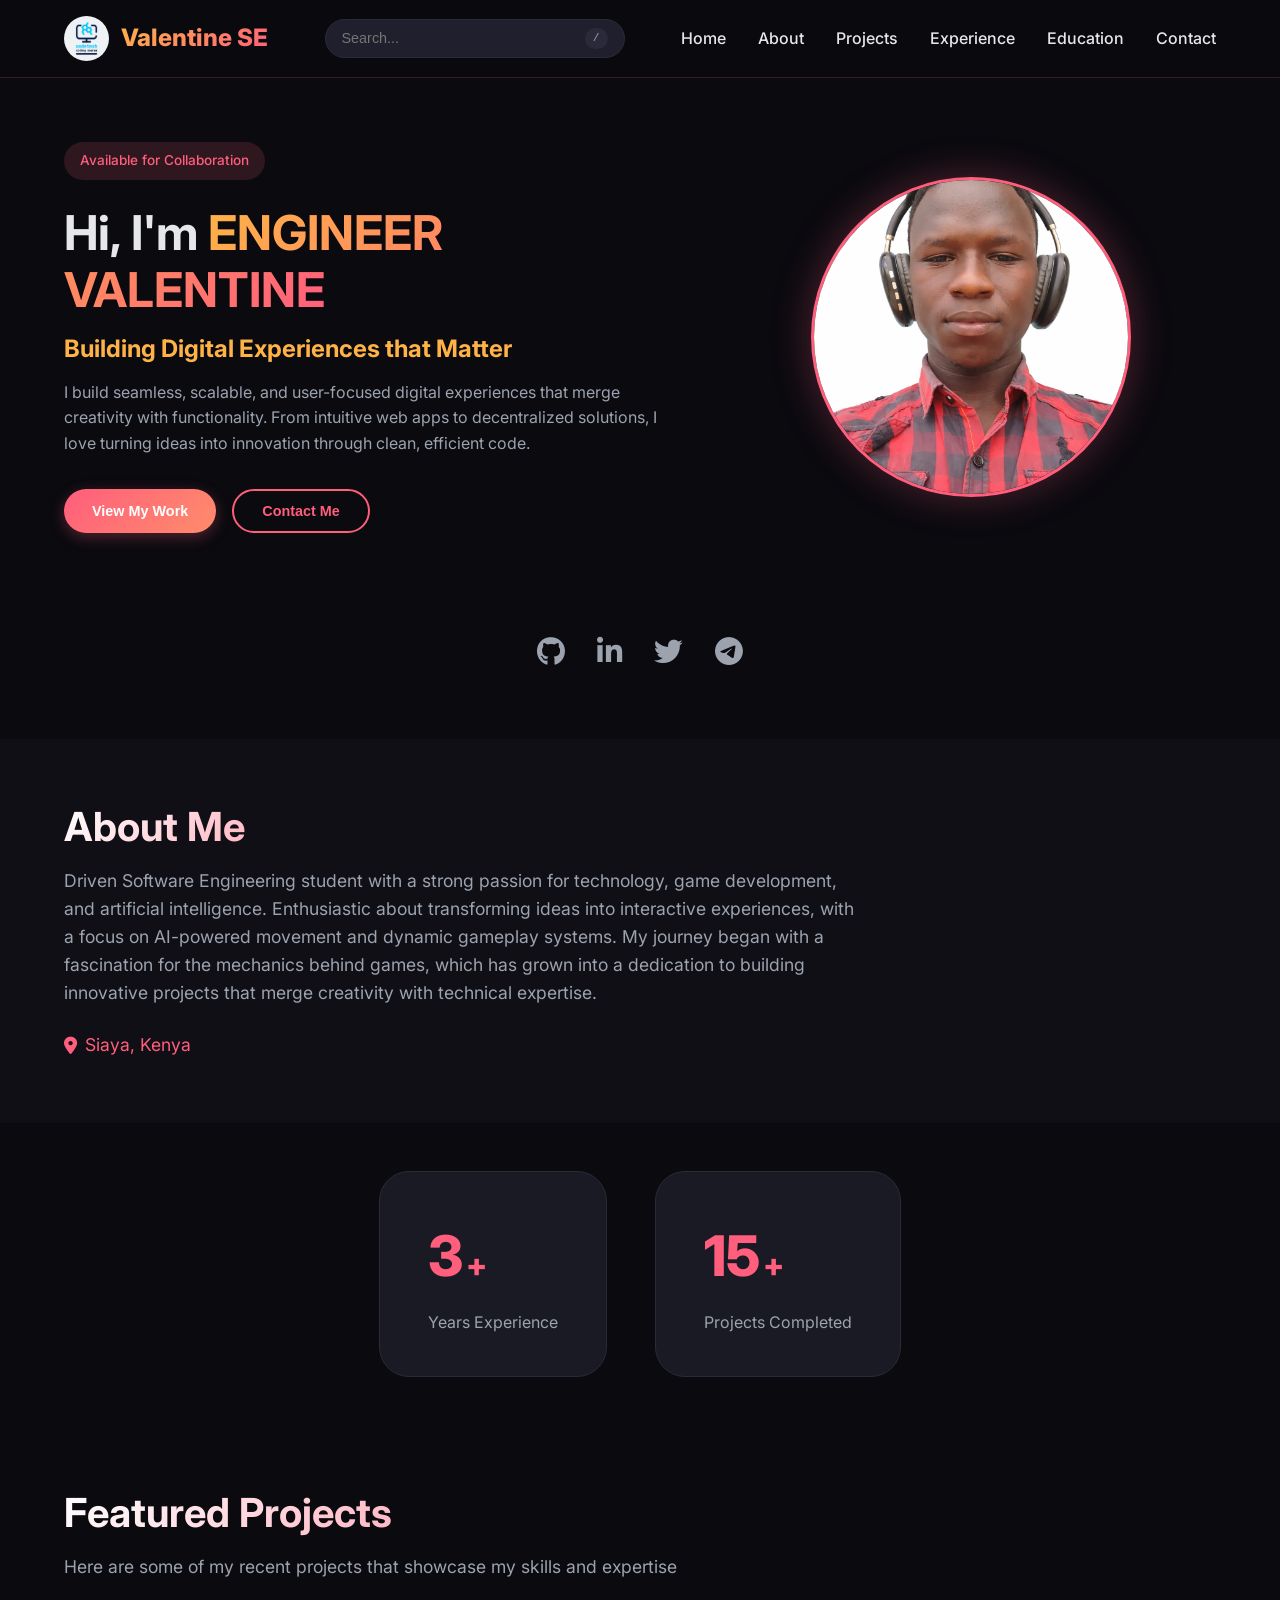
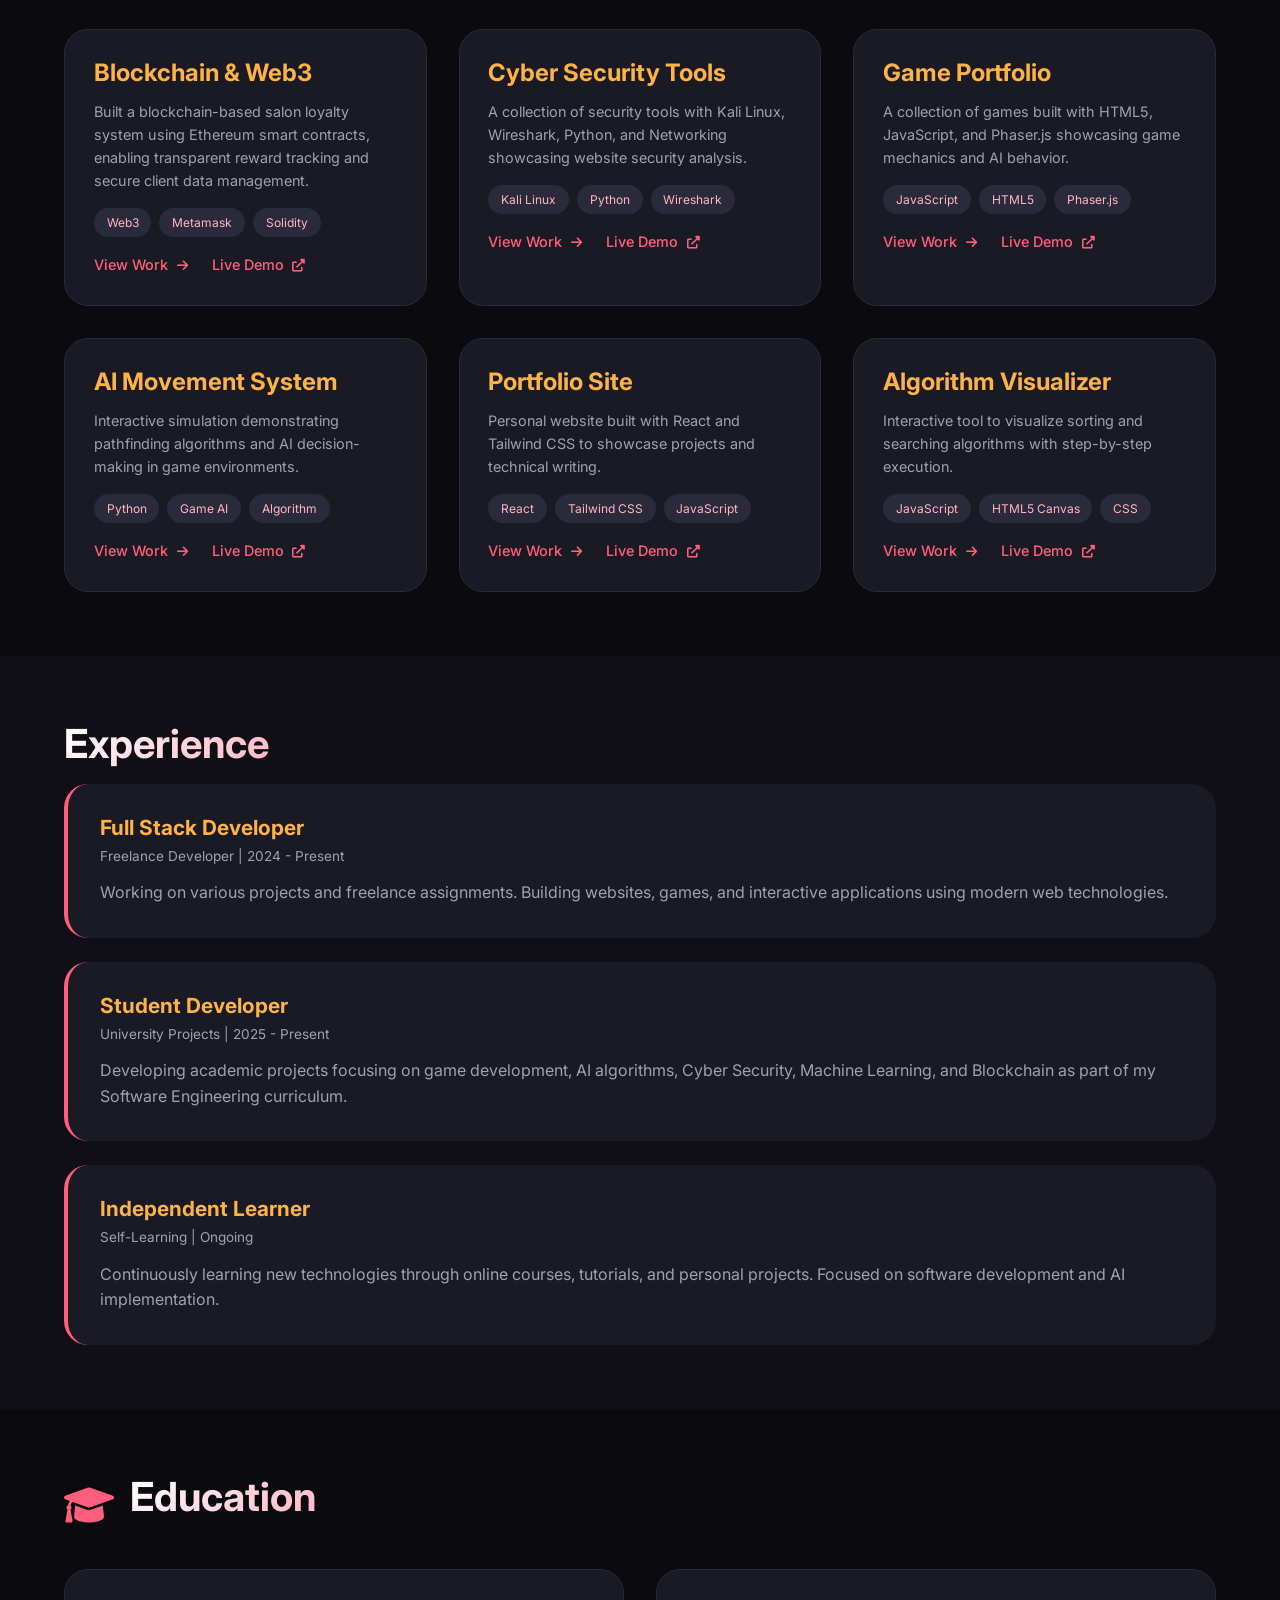
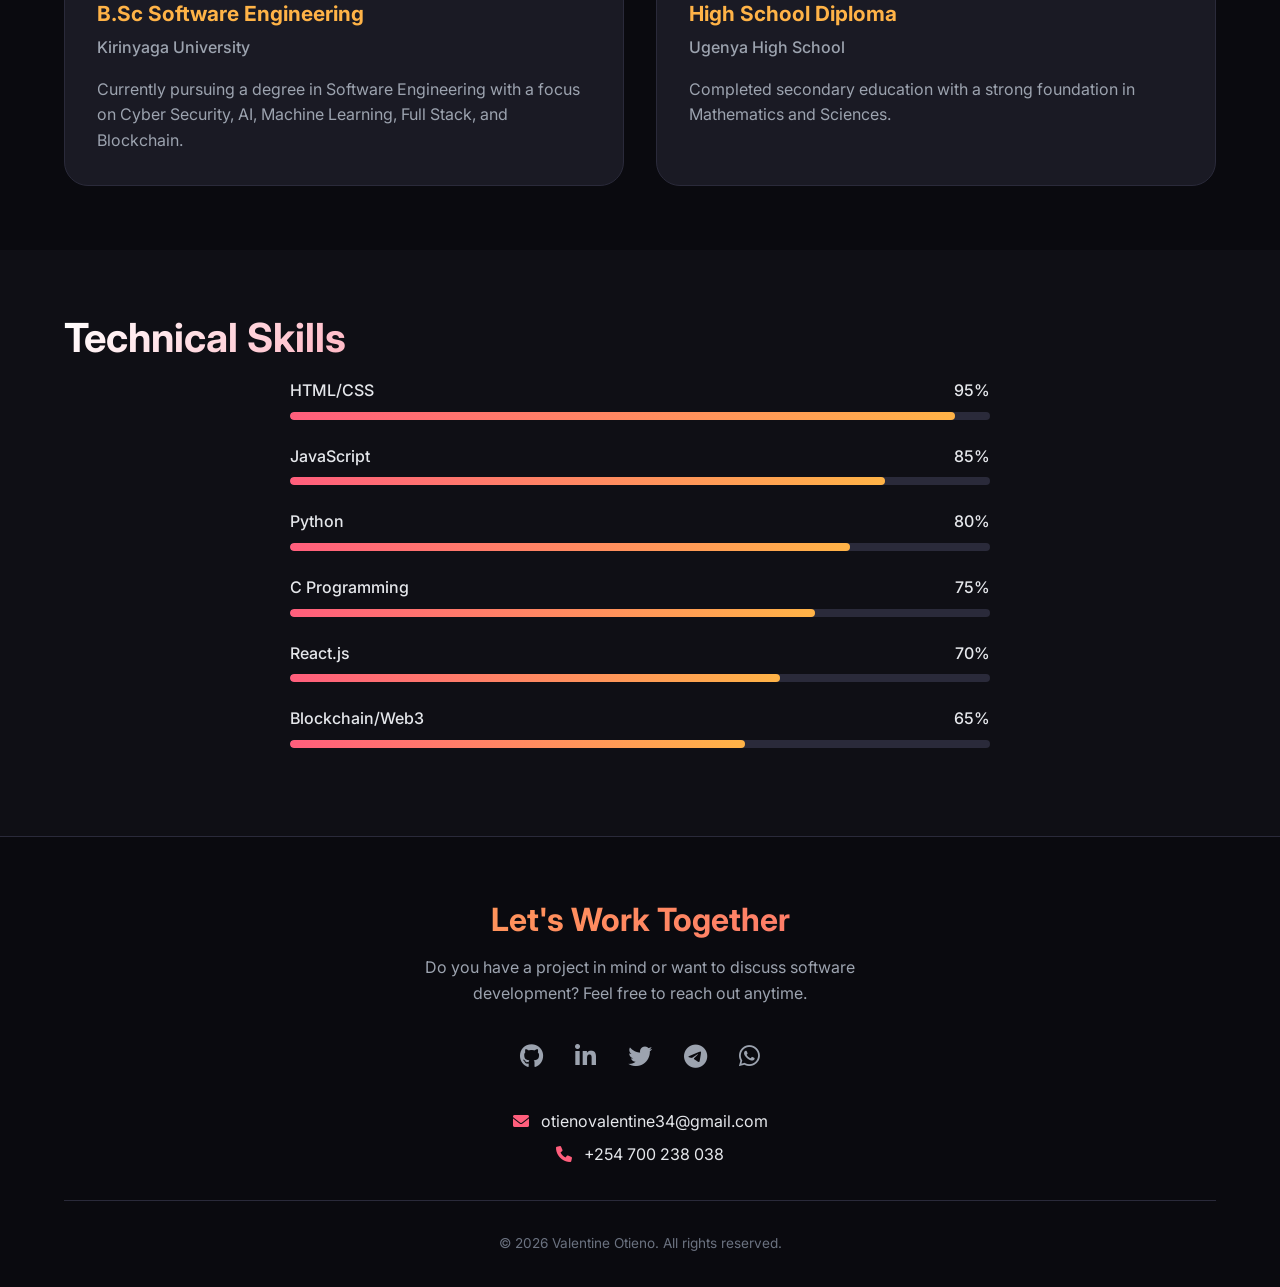
<file: index.html>
<!DOCTYPE html>
<html lang="en">
<head>
    <meta charset="UTF-8">
    <meta name="viewport" content="width=device-width, initial-scale=1.0">
    <title>Valentine Ogutu | Software Engineer</title>
    <link rel="stylesheet" href="style.css">
    <link rel="stylesheet" href="https://cdnjs.cloudflare.com/ajax/libs/font-awesome/6.0.0-beta3/css/all.min.css">
    <link href="https://fonts.googleapis.com/css2?family=Inter:wght@300;400;500;600;700;800&display=swap" rel="stylesheet">
</head>
<body>
    <!-- Header / Navigation -->
    <header class="header">
        <nav class="navbar">
            <div class="logo">
                <img src="logo.png/download.png" alt="Valentine Logo" class="logo-img">
                <span class="logo-text">Valentine SE</span>
            </div>
            <div class="search-container">
                <div class="search-box">
                    <input type="text" placeholder="Search...">
                    <kbd class="search-shortcut">/</kbd>
                </div>
            </div>
            <ul class="nav-links">
                <li><a href="#home">Home</a></li>
                <li><a href="#about">About</a></li>
                <li><a href="#projects">Projects</a></li>
                <li><a href="#experience">Experience</a></li>
                <li><a href="#education">Education</a></li>
                <li><a href="#contact">Contact</a></li>
            </ul>
        </nav>
    </header>

    <main>
        <!-- Hero Section -->
        <section id="home" class="hero">
            <div class="container">
                <div class="hero-content">
                    <span class="hero-badge">Available for Collaboration</span>
                    <h1>Hi, I'm <span class="gradient-text">ENGINEER VALENTINE</span></h1>
                    <h2 class="hero-subtitle">Building Digital Experiences that Matter</h2>
                    <p class="hero-description">I build seamless, scalable, and user-focused digital experiences that merge creativity with functionality. From intuitive web apps to decentralized solutions, I love turning ideas into innovation through clean, efficient code.</p>
                    <div class="hero-buttons">
                        <button class="btn btn-primary">View My Work</button>
                        <button class="btn btn-secondary">Contact Me</button>
                    </div>
                </div>
                <div class="hero-image">
                    <div class="profile-circle">
                        <img src="fruits.png/WhatsApp Image 2026-03-23 at 21.18.25 (1).jpeg" alt="Valentine Profile">
                    </div>
                </div>
            </div>
        </section>

        <!-- Social Links -->
        <div class="social-links">
            <a href="#" aria-label="GitHub"><i class="fab fa-github"></i></a>
            <a href="#" aria-label="LinkedIn"><i class="fab fa-linkedin-in"></i></a>
            <a href="#" aria-label="Twitter"><i class="fab fa-twitter"></i></a>
            <a href="#" aria-label="Telegram"><i class="fab fa-telegram"></i></a>
        </div>

        <!-- About Section -->
        <section id="about" class="about">
            <div class="container">
                <h2 class="section-title">About Me</h2>
                <div class="about-content">
                    <p class="about-text">Driven Software Engineering student with a strong passion for technology, game development, and artificial intelligence. Enthusiastic about transforming ideas into interactive experiences, with a focus on AI-powered movement and dynamic gameplay systems. My journey began with a fascination for the mechanics behind games, which has grown into a dedication to building innovative projects that merge creativity with technical expertise.</p>
                    <div class="location-info">
                        <i class="fas fa-map-marker-alt"></i>
                        <span>Siaya, Kenya</span>
                    </div>
                </div>
            </div>
        </section>

        <!-- Stats Section -->
        <section class="stats">
            <div class="container">
                <div class="stats-grid">
                    <div class="stat-card">
                        <div class="stat-number">3<span class="stat-plus">+</span></div>
                        <p class="stat-label">Years Experience</p>
                    </div>
                    <div class="stat-card">
                        <div class="stat-number">15<span class="stat-plus">+</span></div>
                        <p class="stat-label">Projects Completed</p>
                    </div>
                </div>
            </div>
        </section>

        <!-- Projects Section -->
        <section id="projects" class="projects">
            <div class="container">
                <h2 class="section-title">Featured Projects</h2>
                <p class="section-subtitle">Here are some of my recent projects that showcase my skills and expertise</p>
                <div class="projects-grid">
                    <div class="project-card">
                        <h3 class="project-title">Blockchain & Web3</h3>
                        <p class="project-description">Built a blockchain-based salon loyalty system using Ethereum smart contracts, enabling transparent reward tracking and secure client data management.</p>
                        <div class="project-tags">
                            <span class="tag">Web3</span>
                            <span class="tag">Metamask</span>
                            <span class="tag">Solidity</span>
                        </div>
                        <div class="project-links">
                            <a href="#">View Work <i class="fas fa-arrow-right"></i></a>
                            <a href="#">Live Demo <i class="fas fa-external-link-alt"></i></a>
                        </div>
                    </div>

                    <div class="project-card">
                        <h3 class="project-title">Cyber Security Tools</h3>
                        <p class="project-description">A collection of security tools with Kali Linux, Wireshark, Python, and Networking showcasing website security analysis.</p>
                        <div class="project-tags">
                            <span class="tag">Kali Linux</span>
                            <span class="tag">Python</span>
                            <span class="tag">Wireshark</span>
                        </div>
                        <div class="project-links">
                            <a href="#">View Work <i class="fas fa-arrow-right"></i></a>
                            <a href="#">Live Demo <i class="fas fa-external-link-alt"></i></a>
                        </div>
                    </div>

                    <div class="project-card">
                        <h3 class="project-title">Game Portfolio</h3>
                        <p class="project-description">A collection of games built with HTML5, JavaScript, and Phaser.js showcasing game mechanics and AI behavior.</p>
                        <div class="project-tags">
                            <span class="tag">JavaScript</span>
                            <span class="tag">HTML5</span>
                            <span class="tag">Phaser.js</span>
                        </div>
                        <div class="project-links">
                            <a href="#">View Work <i class="fas fa-arrow-right"></i></a>
                            <a href="#">Live Demo <i class="fas fa-external-link-alt"></i></a>
                        </div>
                    </div>

                    <div class="project-card">
                        <h3 class="project-title">AI Movement System</h3>
                        <p class="project-description">Interactive simulation demonstrating pathfinding algorithms and AI decision-making in game environments.</p>
                        <div class="project-tags">
                            <span class="tag">Python</span>
                            <span class="tag">Game AI</span>
                            <span class="tag">Algorithm</span>
                        </div>
                        <div class="project-links">
                            <a href="#">View Work <i class="fas fa-arrow-right"></i></a>
                            <a href="#">Live Demo <i class="fas fa-external-link-alt"></i></a>
                        </div>
                    </div>

                    <div class="project-card">
                        <h3 class="project-title">Portfolio Site</h3>
                        <p class="project-description">Personal website built with React and Tailwind CSS to showcase projects and technical writing.</p>
                        <div class="project-tags">
                            <span class="tag">React</span>
                            <span class="tag">Tailwind CSS</span>
                            <span class="tag">JavaScript</span>
                        </div>
                        <div class="project-links">
                            <a href="#">View Work <i class="fas fa-arrow-right"></i></a>
                            <a href="#">Live Demo <i class="fas fa-external-link-alt"></i></a>
                        </div>
                    </div>

                    <div class="project-card">
                        <h3 class="project-title">Algorithm Visualizer</h3>
                        <p class="project-description">Interactive tool to visualize sorting and searching algorithms with step-by-step execution.</p>
                        <div class="project-tags">
                            <span class="tag">JavaScript</span>
                            <span class="tag">HTML5 Canvas</span>
                            <span class="tag">CSS</span>
                        </div>
                        <div class="project-links">
                            <a href="#">View Work <i class="fas fa-arrow-right"></i></a>
                            <a href="#">Live Demo <i class="fas fa-external-link-alt"></i></a>
                        </div>
                    </div>
                </div>
            </div>
        </section>

        <!-- Experience Section -->
        <section id="experience" class="experience">
            <div class="container">
                <h2 class="section-title">Experience</h2>
                <div class="experience-grid">
                    <div class="exp-card">
                        <h3>Full Stack Developer</h3>
                        <p class="exp-date">Freelance Developer | 2024 - Present</p>
                        <p>Working on various projects and freelance assignments. Building websites, games, and interactive applications using modern web technologies.</p>
                    </div>
                    <div class="exp-card">
                        <h3>Student Developer</h3>
                        <p class="exp-date">University Projects | 2025 - Present</p>
                        <p>Developing academic projects focusing on game development, AI algorithms, Cyber Security, Machine Learning, and Blockchain as part of my Software Engineering curriculum.</p>
                    </div>
                    <div class="exp-card">
                        <h3>Independent Learner</h3>
                        <p class="exp-date">Self-Learning | Ongoing</p>
                        <p>Continuously learning new technologies through online courses, tutorials, and personal projects. Focused on software development and AI implementation.</p>
                    </div>
                </div>
            </div>
        </section>

        <!-- Education Section -->
        <section id="education" class="education">
            <div class="container">
                <div class="education-header">
                    <i class="fas fa-graduation-cap"></i>
                    <h2 class="section-title">Education</h2>
                </div>
                <div class="education-grid">
                    <div class="edu-card">
                        <h3>B.Sc Software Engineering</h3>
                        <p class="edu-institution">Kirinyaga University</p>
                        <p>Currently pursuing a degree in Software Engineering with a focus on Cyber Security, AI, Machine Learning, Full Stack, and Blockchain.</p>
                    </div>
                    <div class="edu-card">
                        <h3>High School Diploma</h3>
                        <p class="edu-institution">Ugenya High School</p>
                        <p>Completed secondary education with a strong foundation in Mathematics and Sciences.</p>
                    </div>
                </div>
            </div>
        </section>

        <!-- Skills Section -->
        <section class="skills">
            <div class="container">
                <h2 class="section-title">Technical Skills</h2>
                <div class="skills-grid">
                    <div class="skill-item">
                        <div class="skill-info">
                            <span>HTML/CSS</span>
                            <span>95%</span>
                        </div>
                        <div class="progress-bar"><div class="progress" style="width:95%"></div></div>
                    </div>
                    <div class="skill-item">
                        <div class="skill-info">
                            <span>JavaScript</span>
                            <span>85%</span>
                        </div>
                        <div class="progress-bar"><div class="progress" style="width:85%"></div></div>
                    </div>
                    <div class="skill-item">
                        <div class="skill-info">
                            <span>Python</span>
                            <span>80%</span>
                        </div>
                        <div class="progress-bar"><div class="progress" style="width:80%"></div></div>
                    </div>
                    <div class="skill-item">
                        <div class="skill-info">
                            <span>C Programming</span>
                            <span>75%</span>
                        </div>
                        <div class="progress-bar"><div class="progress" style="width:75%"></div></div>
                    </div>
                    <div class="skill-item">
                        <div class="skill-info">
                            <span>React.js</span>
                            <span>70%</span>
                        </div>
                        <div class="progress-bar"><div class="progress" style="width:70%"></div></div>
                    </div>
                    <div class="skill-item">
                        <div class="skill-info">
                            <span>Blockchain/Web3</span>
                            <span>65%</span>
                        </div>
                        <div class="progress-bar"><div class="progress" style="width:65%"></div></div>
                    </div>
                </div>
            </div>
        </section>
    </main>

    <!-- Footer -->
    <footer id="contact" class="footer">
        <div class="container">
            <div class="footer-content">
                <h2 class="footer-title">Let's Work Together</h2>
                <p class="footer-text">Do you have a project in mind or want to discuss software development? Feel free to reach out anytime.</p>
                <div class="footer-social">
                    <a href="#"><i class="fab fa-github"></i></a>
                    <a href="#"><i class="fab fa-linkedin-in"></i></a>
                    <a href="#"><i class="fab fa-twitter"></i></a>
                    <a href="#"><i class="fab fa-telegram"></i></a>
                    <a href="#"><i class="fab fa-whatsapp"></i></a>
                </div>
                <div class="footer-contact">
                    <p><i class="fas fa-envelope"></i> otienovalentine34@gmail.com</p>
                    <p><i class="fas fa-phone"></i> +254 700 238 038</p>
                </div>
                <div class="footer-bottom">
                    <p>&copy; 2026 Valentine Otieno. All rights reserved.</p>
                </div>
            </div>
        </div>
    </footer>
</body>
</html>
</file>
<file: style.css>
/* Reset & Base Styles */
* {
    margin: 0;
    padding: 0;
    box-sizing: border-box;
}

body {
    font-family: 'Inter', -apple-system, BlinkMacSystemFont, 'Segoe UI', sans-serif;
    background-color: #0a0a0f;
    color: #e5e7eb;
    line-height: 1.6;
    scroll-behavior: smooth;
}

/* Custom Scrollbar */
::-webkit-scrollbar {
    width: 8px;
}

::-webkit-scrollbar-track {
    background: #1f1f2e;
}

::-webkit-scrollbar-thumb {
    background: #ff5e7c;
    border-radius: 4px;
}

::-webkit-scrollbar-thumb:hover {
    background: #ff7a94;
}

/* Container */
.container {
    max-width: 1200px;
    margin: 0 auto;
    padding: 0 24px;
}

/* Typography */
h1, h2, h3, h4, h5, h6 {
    font-weight: 700;
    line-height: 1.2;
}

.section-title {
    font-size: 2.5rem;
    margin-bottom: 1rem;
    background: linear-gradient(135deg, #ffffff, #ffb7c4);
    -webkit-background-clip: text;
    background-clip: text;
    color: transparent;
    display: inline-block;
}

.section-subtitle {
    color: #9ca3af;
    margin-bottom: 3rem;
    font-size: 1.1rem;
}

/* Header & Navigation */
.header {
    position: sticky;
    top: 0;
    z-index: 1000;
    background: rgba(10, 10, 15, 0.95);
    backdrop-filter: blur(10px);
    border-bottom: 1px solid rgba(255, 94, 124, 0.2);
}

.navbar {
    max-width: 1200px;
    margin: 0 auto;
    padding: 1rem 24px;
    display: flex;
    justify-content: space-between;
    align-items: center;
    flex-wrap: wrap;
    gap: 1rem;
}

.logo {
    display: flex;
    align-items: center;
    gap: 12px;
}

.logo-img {
    width: 45px;
    height: 45px;
    border-radius: 50%;
    background: #ff5e7c;
}

.logo-text {
    font-size: 1.5rem;
    font-weight: 800;
    background: linear-gradient(135deg, #ffb347, #ff5e7c);
    -webkit-background-clip: text;
    background-clip: text;
    color: transparent;
}

.search-container {
    flex: 1;
    max-width: 300px;
}

.search-box {
    display: flex;
    align-items: center;
    background: #1f1f2e;
    border-radius: 50px;
    padding: 8px 16px;
    border: 1px solid #2a2a3a;
    transition: all 0.3s;
}

.search-box:focus-within {
    border-color: #ff5e7c;
    background: #171722;
}

.search-box input {
    background: transparent;
    border: none;
    outline: none;
    color: #e5e7eb;
    width: 100%;
    font-size: 0.9rem;
}

.search-shortcut {
    background: #2a2a3a;
    padding: 2px 8px;
    border-radius: 20px;
    font-size: 0.7rem;
    color: #9ca3af;
}

.nav-links {
    display: flex;
    gap: 2rem;
    list-style: none;
}

.nav-links a {
    color: #e5e7eb;
    text-decoration: none;
    font-weight: 500;
    transition: color 0.3s;
}

.nav-links a:hover {
    color: #ff5e7c;
}

/* Hero Section */
.hero {
    padding: 4rem 0;
}

.hero .container {
    display: flex;
    align-items: center;
    justify-content: space-between;
    gap: 3rem;
    flex-wrap: wrap;
}

.hero-content {
    flex: 1;
}

.hero-badge {
    display: inline-block;
    background: rgba(255, 94, 124, 0.15);
    color: #ff5e7c;
    padding: 0.5rem 1rem;
    border-radius: 50px;
    font-size: 0.85rem;
    font-weight: 500;
    margin-bottom: 1.5rem;
}

.hero h1 {
    font-size: 3rem;
    margin-bottom: 1rem;
}

.gradient-text {
    background: linear-gradient(135deg, #ffb347, #ff5e7c);
    -webkit-background-clip: text;
    background-clip: text;
    color: transparent;
}

.hero-subtitle {
    font-size: 1.5rem;
    color: #ffb347;
    margin-bottom: 1rem;
}

.hero-description {
    color: #9ca3af;
    margin-bottom: 2rem;
    font-size: 1rem;
    line-height: 1.6;
}

.hero-buttons {
    display: flex;
    gap: 1rem;
    flex-wrap: wrap;
}

.btn {
    padding: 12px 28px;
    border-radius: 50px;
    font-weight: 600;
    cursor: pointer;
    transition: all 0.3s;
    border: none;
    font-size: 0.9rem;
}

.btn-primary {
    background: linear-gradient(135deg, #ff5e7c, #ff8c6b);
    color: white;
    box-shadow: 0 4px 15px rgba(255, 94, 124, 0.3);
}

.btn-primary:hover {
    transform: translateY(-2px);
    box-shadow: 0 8px 25px rgba(255, 94, 124, 0.4);
}

.btn-secondary {
    background: transparent;
    border: 2px solid #ff5e7c;
    color: #ff5e7c;
}

.btn-secondary:hover {
    background: rgba(255, 94, 124, 0.1);
    transform: translateY(-2px);
}

.hero-image {
    flex: 0.8;
    display: flex;
    justify-content: center;
}

.profile-circle {
    width: 320px;
    height: 320px;
    border-radius: 50%;
    overflow: hidden;
    border: 3px solid #ff5e7c;
    box-shadow: 0 0 40px rgba(255, 94, 124, 0.3);
}

.profile-circle img {
    width: 100%;
    height: 100%;
    object-fit: cover;
}

/* Social Links */
.social-links {
    display: flex;
    justify-content: center;
    gap: 2rem;
    margin: 2rem 0 4rem;
}

.social-links a {
    color: #9ca3af;
    font-size: 1.8rem;
    transition: all 0.3s;
}

.social-links a:hover {
    color: #ff5e7c;
    transform: translateY(-3px);
}

/* About Section */
.about {
    padding: 4rem 0;
    background: #0f0f15;
}

.about-content {
    max-width: 800px;
}

.about-text {
    color: #9ca3af;
    font-size: 1.1rem;
    margin-bottom: 1.5rem;
}

.location-info {
    display: flex;
    align-items: center;
    gap: 0.5rem;
    color: #ff5e7c;
    font-size: 1.1rem;
}

/* Stats Section */
.stats {
    padding: 3rem 0;
}

.stats-grid {
    display: flex;
    justify-content: center;
    gap: 3rem;
    flex-wrap: wrap;
}

.stat-card {
    background: #1a1a24;
    padding: 2.5rem 3rem;
    border-radius: 30px;
    text-align: center;
    border: 1px solid #2a2a3a;
    transition: all 0.3s;
}

.stat-card:hover {
    transform: translateY(-5px);
    border-color: #ff5e7c;
    box-shadow: 0 10px 30px rgba(255, 94, 124, 0.2);
}

.stat-number {
    font-size: 3.5rem;
    font-weight: 800;
    color: #ff5e7c;
    display: flex;
    align-items: baseline;
    gap: 0.2rem;
}

.stat-plus {
    font-size: 2rem;
}

.stat-label {
    color: #9ca3af;
    margin-top: 0.5rem;
}

/* Projects Section */
.projects {
    padding: 4rem 0;
}

.projects-grid {
    display: grid;
    grid-template-columns: repeat(auto-fill, minmax(350px, 1fr));
    gap: 2rem;
}

.project-card {
    background: #1a1a24;
    border-radius: 24px;
    padding: 1.8rem;
    transition: all 0.3s;
    border: 1px solid #2a2a3a;
}

.project-card:hover {
    transform: translateY(-5px);
    border-color: #ff5e7c;
    box-shadow: 0 10px 30px rgba(255, 94, 124, 0.15);
}

.project-title {
    font-size: 1.5rem;
    margin-bottom: 0.8rem;
    color: #ffb347;
}

.project-description {
    color: #9ca3af;
    font-size: 0.9rem;
    margin-bottom: 1rem;
}

.project-tags {
    display: flex;
    flex-wrap: wrap;
    gap: 0.5rem;
    margin: 1rem 0;
}

.tag {
    background: #2a2a3a;
    padding: 0.3rem 0.8rem;
    border-radius: 20px;
    font-size: 0.75rem;
    color: #ffb7c4;
}

.project-links {
    display: flex;
    gap: 1.5rem;
    margin-top: 1rem;
}

.project-links a {
    color: #ff5e7c;
    text-decoration: none;
    font-size: 0.9rem;
    font-weight: 500;
    transition: color 0.3s;
}

.project-links a:hover {
    color: #ffb347;
}

.project-links i {
    font-size: 0.8rem;
    margin-left: 0.3rem;
}

/* Experience Section */
.experience {
    padding: 4rem 0;
    background: #0f0f15;
}

.experience-grid {
    display: flex;
    flex-direction: column;
    gap: 1.5rem;
}

.exp-card {
    background: #1a1a24;
    border-radius: 24px;
    padding: 2rem;
    border-left: 4px solid #ff5e7c;
    transition: all 0.3s;
}

.exp-card:hover {
    transform: translateX(5px);
    background: #1f1f2a;
}

.exp-card h3 {
    font-size: 1.3rem;
    margin-bottom: 0.3rem;
    color: #ffb347;
}

.exp-date {
    color: #ff5e7c;
    font-size: 0.85rem;
    margin-bottom: 0.8rem;
}

.exp-card p {
    color: #9ca3af;
}

/* Education Section */
.education {
    padding: 4rem 0;
}

.education-header {
    display: flex;
    align-items: center;
    gap: 1rem;
    margin-bottom: 2rem;
}

.education-header i {
    font-size: 2.5rem;
    color: #ff5e7c;
}

.education-grid {
    display: grid;
    grid-template-columns: repeat(auto-fit, minmax(300px, 1fr));
    gap: 2rem;
}

.edu-card {
    background: #1a1a24;
    border-radius: 24px;
    padding: 2rem;
    transition: all 0.3s;
    border: 1px solid #2a2a3a;
}

.edu-card:hover {
    transform: translateY(-5px);
    border-color: #ff5e7c;
}

.edu-card h3 {
    font-size: 1.3rem;
    margin-bottom: 0.5rem;
    color: #ffb347;
}

.edu-institution {
    color: #ff5e7c;
    margin-bottom: 1rem;
    font-weight: 500;
}

.edu-card p {
    color: #9ca3af;
}

/* Skills Section */
.skills {
    padding: 4rem 0;
    background: #0f0f15;
}

.skills-grid {
    max-width: 700px;
    margin: 0 auto;
}

.skill-item {
    margin-bottom: 1.5rem;
}

.skill-info {
    display: flex;
    justify-content: space-between;
    margin-bottom: 0.5rem;
    color: #e5e7eb;
    font-weight: 500;
}

.progress-bar {
    background: #2a2a3a;
    height: 8px;
    border-radius: 4px;
    overflow: hidden;
}

.progress {
    background: linear-gradient(90deg, #ff5e7c, #ffb347);
    height: 100%;
    border-radius: 4px;
    transition: width 1s ease;
}

/* Footer */
.footer {
    background: #0a0a0f;
    border-top: 1px solid #2a2a3a;
    padding: 4rem 0 2rem;
}

.footer-content {
    text-align: center;
}

.footer-title {
    font-size: 2rem;
    margin-bottom: 1rem;
    background: linear-gradient(135deg, #ffb347, #ff5e7c);
    -webkit-background-clip: text;
    background-clip: text;
    color: transparent;
}

.footer-text {
    color: #9ca3af;
    max-width: 500px;
    margin: 0 auto 2rem;
}

.footer-social {
    display: flex;
    justify-content: center;
    gap: 2rem;
    margin-bottom: 2rem;
}

.footer-social a {
    color: #9ca3af;
    font-size: 1.5rem;
    transition: all 0.3s;
}

.footer-social a:hover {
    color: #ff5e7c;
    transform: translateY(-3px);
}

.footer-contact {
    margin-bottom: 2rem;
}

.footer-contact p {
    color: #e5e7eb;
    margin: 0.5rem 0;
}

.footer-contact i {
    color: #ff5e7c;
    margin-right: 0.5rem;
}

.footer-bottom {
    border-top: 1px solid #2a2a3a;
    padding-top: 2rem;
    color: #6b7280;
    font-size: 0.85rem;
}

/* Responsive Design */
@media (max-width: 768px) {
    .navbar {
        flex-direction: column;
        align-items: stretch;
    }
    
    .search-container {
        max-width: 100%;
    }
    
    .nav-links {
        justify-content: center;
        flex-wrap: wrap;
        gap: 1rem;
    }
    
    .hero .container {
        flex-direction: column-reverse;
        text-align: center;
    }
    
    .hero h1 {
        font-size: 2.2rem;
    }
    
    .hero-subtitle {
        font-size: 1.2rem;
    }
    
    .hero-buttons {
        justify-content: center;
    }
    
    .profile-circle {
        width: 250px;
        height: 250px;
    }
    
    .section-title {
        font-size: 2rem;
    }
    
    .projects-grid {
        grid-template-columns: 1fr;
    }
    
    .stats-grid {
        gap: 1.5rem;
    }
    
    .stat-card {
        padding: 1.5rem 2rem;
    }
    
    .education-grid {
        grid-template-columns: 1fr;
    }
}

@media (max-width: 480px) {
    .container {
        padding: 0 16px;
    }
    
    .hero h1 {
        font-size: 1.8rem;
    }
    
    .hero-subtitle {
        font-size: 1rem;
    }
    
    .profile-circle {
        width: 200px;
        height: 200px;
    }
    
    .btn {
        padding: 10px 20px;
    }
    
    .project-card {
        padding: 1.2rem;
    }
}

/* Animation Classes */
@keyframes fadeInUp {
    from {
        opacity: 0;
        transform: translateY(30px);
    }
    to {
        opacity: 1;
        transform: translateY(0);
    }
}

.hero, .about, .projects, .experience, .education, .skills {
    animation: fadeInUp 0.6s ease-out;
}
</file>
